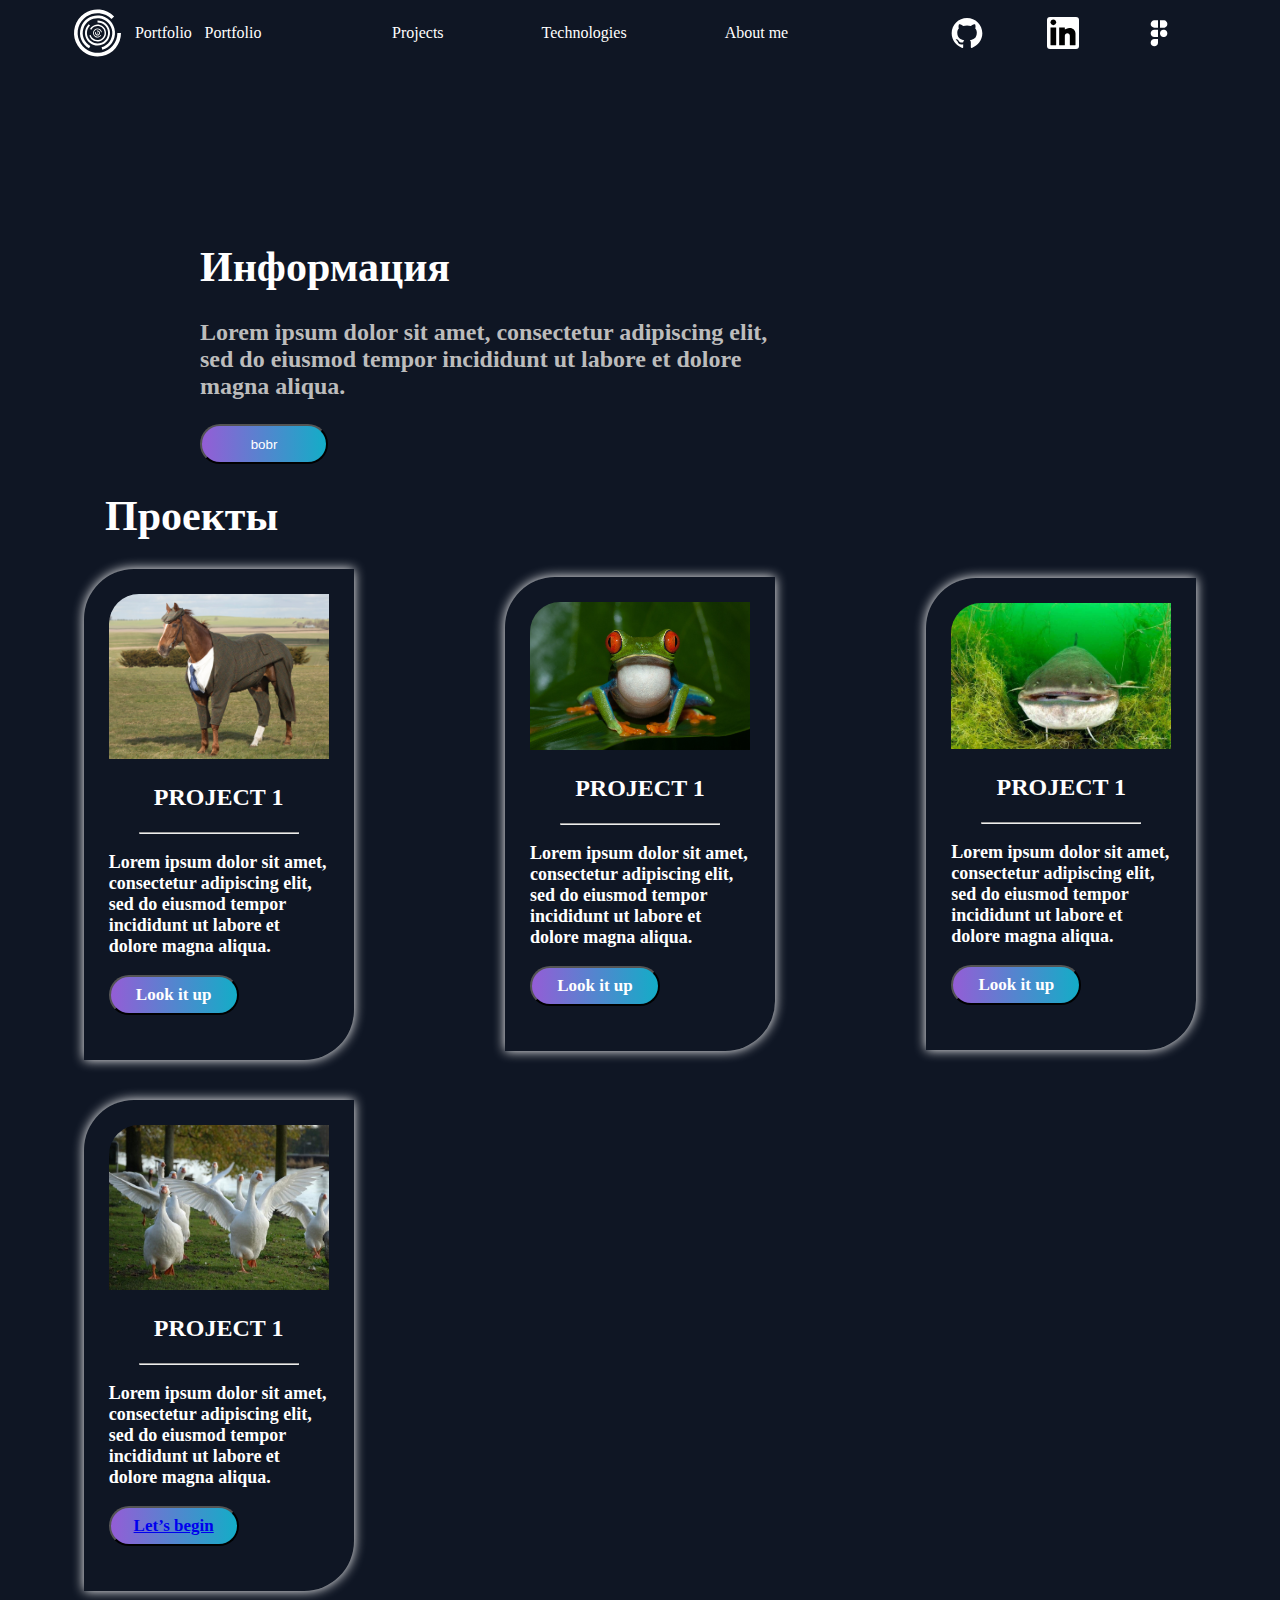
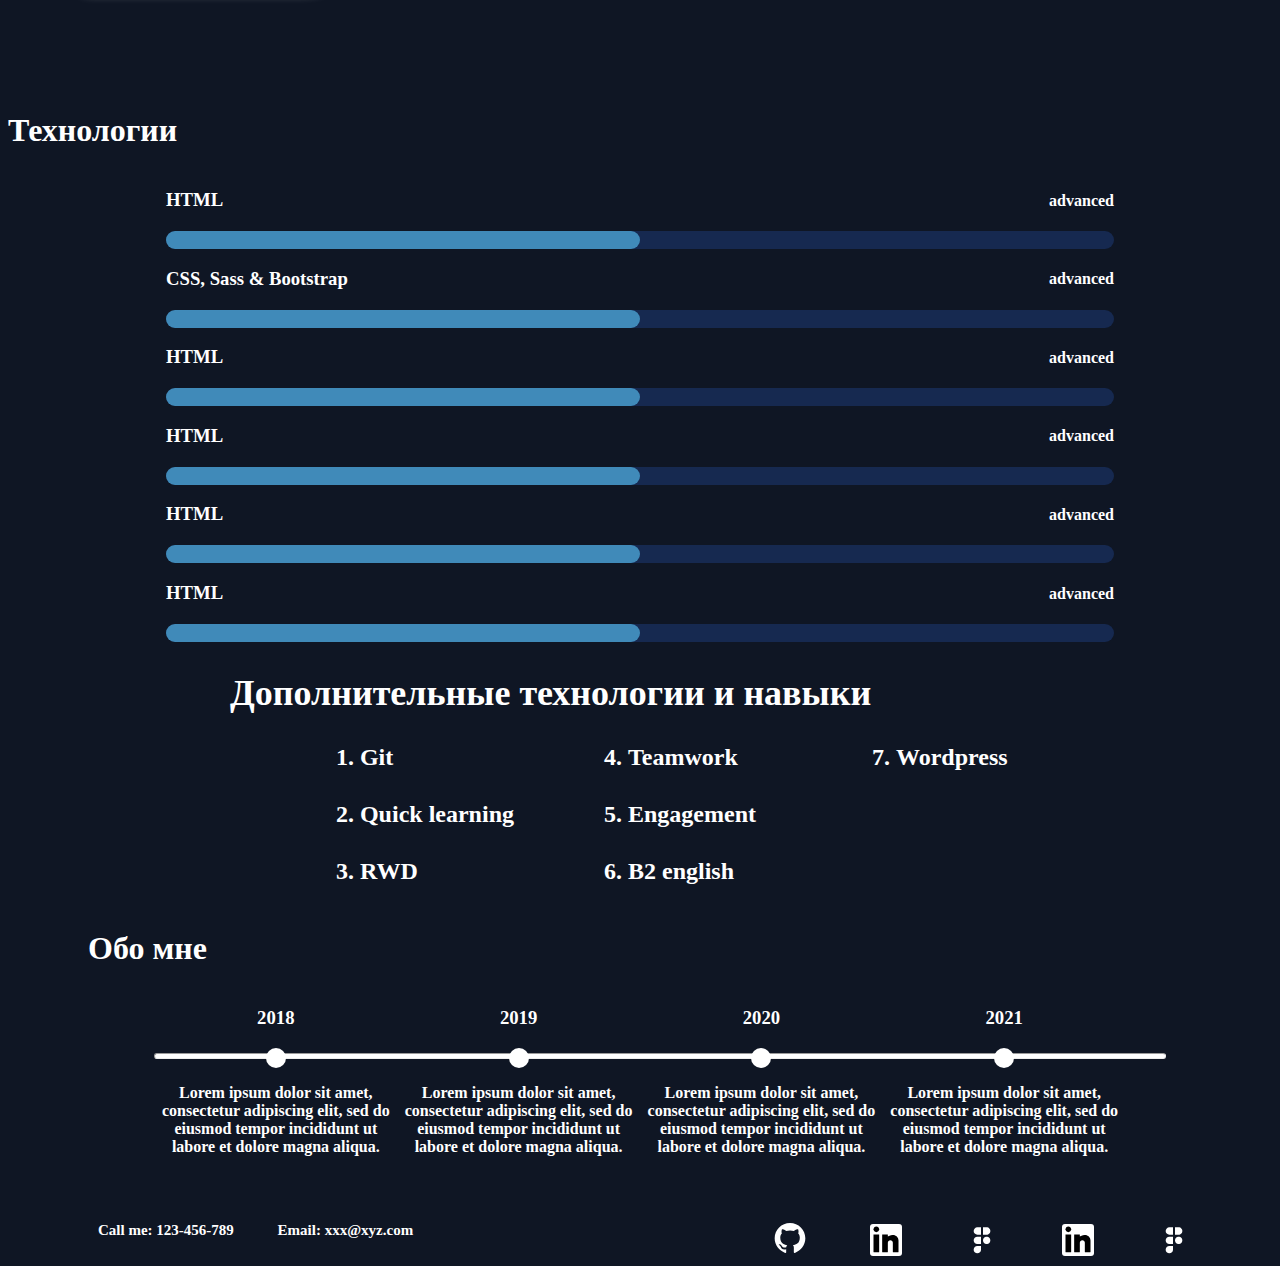
<file: index.html>
<!DOCTYPE html>
<html lang="en">
  <head>
    <meta charset="UTF-8" />
    <meta name="viewport" content="width=device-width, initial-scale=1.0" />
    <title>Document</title>
    <link rel="stylesheet" href="./css/style.css" />
  </head>
  <body>
    <header>
      <div class="лого">
        <img src="./изображения/лого.svg" alt="" />

        <p class="logo-text">Portfolio</p>
        <p class="logo-text">Portfolio</p>
      </div>
      <div class="ссылки">
        <a href="">Projects </a>
        <a href="">Technologies </a>
        <a href="">About me </a>
      </div>
      <div class="разрабы">
        <img src="./изображения/git.svg" alt="" />
        <img src="./изображения/in.svg" alt="" />
        <img src="./изображения/figma.svg" alt="" />
      </div>
    </header>
    <main>
      <section class="начало">
        <h1>Информация</h1>
        <p>
          Lorem ipsum dolor sit amet, consectetur adipiscing elit, sed do
          eiusmod tempor incididunt ut labore et dolore magna aliqua.
        </p>
        <button class="btn">bobr</button>
      </section>
      <section class="проекты">
        <h1>Проекты</h1>
        <div class="проекты-карточки">
          <article class="отдельная-карточка">
            <img src="./изображения/конь в пальто.jpg" alt="конь в пальто" />
            <h3>PROJECT 1</h3>
            <hr />
            <p>
              Lorem ipsum dolor sit amet, consectetur adipiscing elit, sed do
              eiusmod tempor incididunt ut labore et dolore magna aliqua.
            </p>
            <button>Look it up</button>
          </article>
          <article class="отдельная-карточка">
            <img src="./изображения/лягушка.jpg" alt="ляга" />
            <h3>PROJECT 1</h3>
            <hr />
            <p>
              Lorem ipsum dolor sit amet, consectetur adipiscing elit, sed do
              eiusmod tempor incididunt ut labore et dolore magna aliqua.
            </p>
            <button>Look it up</button>
          </article>
          <article class="отдельная-карточка">
            <img src="./изображения/сом.jpeg" alt="сом" />
            <h3>PROJECT 1</h3>
            <hr />
            <p>
              Lorem ipsum dolor sit amet, consectetur adipiscing elit, sed do
              eiusmod tempor incididunt ut labore et dolore magna aliqua.
            </p>
            <button>Look it up</button>
          </article>
          <article class="отдельная-карточка">
            <img src="./изображения/гусь.jpg" alt="гусь" />
            <h3>PROJECT 1</h3>
            <hr />
            <p>
              Lorem ipsum dolor sit amet, consectetur adipiscing elit, sed do
              eiusmod tempor incididunt ut labore et dolore magna aliqua.
            </p>
            <button>
              <a
                href="https://www.youtube.com/watch?v=dQw4w9WgXcQ&ab_channel=RickAstley"
                >Let’s begin</a
              >
            </button>
          </article>
        </div>
      </section>
      <section class="технологии">
        <h1>Технологии</h1>
        <div class="статы">
          <div class="статы-верх">
            <h3>HTML</h3>
            <h4>advanced</h4>
          </div>
          <div class="статы-низ">
            <div class="статы-уровень"></div>
          </div>
        </div>
        <div class="статы">
          <div class="статы-верх">
            <h3>CSS, Sass & Bootstrap</h3>
            <h4>advanced</h4>
          </div>
          <div class="статы-низ">
            <div class="статы-уровень"></div>
          </div>
        </div>
        <div class="статы">
          <div class="статы-верх">
            <h3>HTML</h3>
            <h4>advanced</h4>
          </div>
          <div class="статы-низ">
            <div class="статы-уровень"></div>
          </div>
        </div>
        <div class="статы">
          <div class="статы-верх">
            <h3>HTML</h3>
            <h4>advanced</h4>
          </div>
          <div class="статы-низ">
            <div class="статы-уровень"></div>
          </div>
        </div>
        <div class="статы">
          <div class="статы-верх">
            <h3>HTML</h3>
            <h4>advanced</h4>
          </div>
          <div class="статы-низ">
            <div class="статы-уровень"></div>
          </div>
        </div>
        <div class="статы">
          <div class="статы-верх">
            <h3>HTML</h3>
            <h4>advanced</h4>
          </div>
          <div class="статы-низ">
            <div class="статы-уровень"></div>
          </div>
        </div>
        <div class="доп-технологии">
          <h2>Дополнительные технологии и навыки</h2>
          <ul class="доп-лист">
            <li>Git</li>
            <li>Quick learning</li>
            <li>RWD</li>
            <li>Teamwork</li>
            <li>Engagement</li>
            <li>B2 english</li>
            <li>Wordpress</li>
          </ul>
        </div>
      </section>
      <section class="обо-мне">
        <h1>Обо мне</h1>
        <div class="история">
          <hr class="поток-истории" />
          <div class="история-инфо">
            <h3>2018</h3>
            <div class="круг"></div>
            <p>
              Lorem ipsum dolor sit amet, consectetur adipiscing elit, sed do
              eiusmod tempor incididunt ut labore et dolore magna aliqua.
            </p>
          </div>
          <div class="история-инфо">
            <h3>2019</h3>
            <div class="круг"></div>
            <p>
              Lorem ipsum dolor sit amet, consectetur adipiscing elit, sed do
              eiusmod tempor incididunt ut labore et dolore magna aliqua.
            </p>
          </div>
          <div class="история-инфо">
            <h3>2020</h3>
            <div class="круг"></div>
            <p>
              Lorem ipsum dolor sit amet, consectetur adipiscing elit, sed do
              eiusmod tempor incididunt ut labore et dolore magna aliqua.
            </p>
          </div>
          <div class="история-инфо">
            <h3>2021</h3>
            <div class="круг"></div>
            <p>
              Lorem ipsum dolor sit amet, consectetur adipiscing elit, sed do
              eiusmod tempor incididunt ut labore et dolore magna aliqua.
            </p>
          </div>
        </div>
      </section>
    </main>
    <footer>
      <div class="подвал">
        <a href="tel:+"> Call me: 123-456-789 </a>
        <a href="mailto:danpapx@gmail.com"> Email: xxx@xyz.com </a>
      </div>
      <div class="разрабы">
        <a href="https://som-cilind.github.io/portfolio/">
        <a href="https://som-cilind.github.io/portfolio/">
          <img src="./изображения/git.svg" alt=""
        /></a>
        <img src="./изображения/in.svg" alt="" />
        <img src="./изображения/figma.svg" alt="" />
        <img src="./изображения/in.svg" alt="" />
        <img src="./изображения/figma.svg" alt="" />
      </div>
    </footer>
  </body>
  <script defer src="index.js"></script>
  <script defer src="index.js"></script>
</html>
</file>
<file: burger.html>
<!DOCTYPE html>
<html lang="en">
  <head>
    <meta charset="UTF-8" />
    <meta name="viewport" content="width=device-width, initial-scale=1.0" />
    <title>Document</title>
    <link rel="stylesheet" href="./css/burger.css" />
  </head>
  <body>
    <!-- <input type="password" />
    <input type="number" value="" />
    <input type="hidden" />
    <input type="color" value="" />
    <input type="text" /> -->
    <input id="molb" type="checkbox" value="" />
    <label class="komar" for="molb"></label>
    <div class="arbuz"></div>

    <input type="checkbox" id="check" />
    <label class="burger" for="check">
      <span></span>
    </label>
    <div class="nenu"></div>
  </body>
</html>
</file>
<file: css/style.css>
*{
box-sizing: border-box;}
html{
    background-color:#0F1624;
    
}
.лого{
    flex-wrap: nowrap;
    display: flex;
}
.разрабы{
    flex-wrap: nowrap;
    display: flex;
align-items: center;
}
.ссылки{
    flex-wrap: nowrap;
    display: flex;
    gap: 98px;
    align-items: center;
}
header{
    flex-wrap: nowrap;
    display: flex;
    justify-content: space-around;
}
.ссылки a{
    color: white;
    text-decoration:dashed;
}

.лого p{
    color: white;
    margin-left:12.71px;
}
.разрабы img{
    width: 32px;
    margin: 0px 32px 0px 32px;
}
.начало{
padding-left: 192px;
padding-top: 157px;
}
.начало p{
max-width: 600px;
color: #BCBCBC;
font-family: Poppins;
font-size: 24px;
font-style: normal;
font-weight: 600;
line-height: normal;
}
.начало h1{
    color: #FFF;
font-family: Poppins;
font-size: 42px;
font-style: normal;
font-weight: 600;
line-height: normal;
}
.начало button{
    width: 128px;
height: 40px;
border-radius: 83px;
background: linear-gradient(270deg, #13ADC7 0%, #6978D1 66.67%, #945DD6 100%);
color: white;
}
.проекты {

}
.проекты-карточки {
display: grid;
grid-template-columns: 1fr 1fr 1fr  ;
row-gap: 40px;
justify-items: center;
align-items: center;
}
@media (max-width:1024px) {
 .проекты-карточки{
  grid-template-columns: 1fr 1fr;  
 }   
}
@media (max-width:425px) {
    .проекты-карточки{
     grid-template-columns:  1fr;  
    }      
   }
.проекты h1{
    color: #FFF;
    font-family: Poppins;
    font-size: 42px;
    font-style: normal;
    font-weight: 600;
    line-height: normal;
    padding-left: 97px;
}
.отдельная-карточка {
    width: 270px;
border-radius: 50px 0px;
background: #0F1624;
box-shadow: 0px 0px 12px 0px #FFF;
padding: 25px 25px 45px 25px;
}
.отдельная-карточка h3{
    color: #FFF;
    font-family: Poppins;
    font-size: 24px;
    font-style: normal;
    font-weight: 600;
    line-height: 88.5%; /* 31.86px */  
    display: flex;
    justify-content: center;
}
.отдельная-карточка p{
    color: #FFF;
font-family: Poppins;
font-size: 18px;
font-style: normal;
font-weight: 600;
line-height: normal;
}
.отдельная-карточка button{
    width: 130px;
height: 40px;
color: #FFF;
font-family: Poppins;
font-size: 17px;
font-style: normal;
font-weight: 600;
line-height: normal;
border-radius: 83px;
background: linear-gradient(270deg, #13ADC7 0%, #6978D1 66.67%, #945DD6 100%);
}
hr{
    width: 160px;
height: 2px;
border-radius: 83px;
background: linear-gradient(270deg, #13ADC7 0%, #6978D1 66.67%, #945DD6 100%);
}
.отдельная-карточка img{
    width: 100%;
    border-top-left-radius: 30px;
}
.технологии {
    display: flex;
    flex-direction: column;
    width: 100%;
    align-items: center;
}
.статы {
    width: 75%;
display: flex;
flex-direction: column;
}
.статы-верх {
    display: flex;
    justify-content: space-between;
    color: white;
}
.статы-низ {
    background: #162950;
    height: 18px;
    border-radius: 10px;
}
.статы-уровень {
    width: 50%;
    background-color: rgba(81, 176, 226, 0.721);
    height: 100%;
    border-radius: 10px;
}
.технологии h1{
    color: white;
    padding-top: 100px;
    align-self: flex-start;
}
.доп-технологии{
    color: #FFF;
font-family: Poppins;
font-size: 24px;
font-style: normal;
font-weight: 600;
line-height: normal;
}
.доп-лист{
    list-style:decimal;
    columns: 3;
}
.доп-лист li{
    margin-bottom: 30px;
    margin-left: 90px;
}
.обо-мне{

}
.обо-мне h1{
    color: #FFF;
font-family: Poppins;
font-size: 32px;
font-style: normal;
font-weight: 600;
line-height: normal;
margin-left: 80px;
}
.история{
position: relative;
justify-content: space-between;
display: flex;
padding-left: 20px;
padding-right: 20px;
box-sizing: border-box;
width: 80%;
margin: 0 auto;
}
.поток-истории{
    position: absolute;
    top: 57px;
    height: 6px;
    background: #FFF;
width: 100%;}
.история-инфо{
    color: #FFF;
text-align: center;
font-family: Poppins;
font-size: 16px;
font-style: normal;
font-weight: 600;
line-height: normal;
position: relative;
max-width: 250px;
display: flex;
justify-content: center;
flex-direction: column;
align-items: center;
}
.круг{
    width: 20px;
    height: 20px;
    background: #FFF;
    border-radius: 50%;
}
.подвал{
    color: #FFF;
    font-family: Poppins;
    font-size: 15px;
    font-style: normal;
    font-weight: 600;
    line-height: normal;

}
.подвал a{
    color: #FFF;
    text-decoration: none;
    margin-left: 40px;
}
footer{
        display: flex;
    justify-content: space-between; 
    width: 100%;
    margin-top: 50px;    
    padding-left: 50px;
    padding-right: 50px;
}
</file>
<file: css/burger.css>
* {
  box-sizing: border-box;
  margin: 0;
  padding: 0;
}
.komar {
  width: 67px;
  height: 66px;
  padding-left: 30px;
  display: block;
  background-color: lawngreen;
  position: fixed;
  top: 100px;
  right: 200px;
  z-index: 10;
}
body {
  display: flex;
  justify-content: center;
  align-items: center;
  flex-direction: column;
}
.arbuz {
  width: 1234567890px;
  height: 123456789px;
  padding-left: 66px;
  display: none;
  background-color: rgb(0, 213, 255);
}
#molb:checked ~ .arbuz {
  display: block;
}
#molb {
  display: none;
}

.burger {
  display: flex;
  width: 30px;
  height: 30px;
  align-items: center;
  position: relative;
  z-index: 100;
}
.burger span {
  display: block;
  width: 100px;
  height: 4px;
  background-color: rgb(116, 78, 69);
}
.burger span::before {
  display: block;
  content: "";
  width: 30px;
  height: 4px;
  background-color: blue;
  position: absolute;
  top: 5px;
}
.burger span::after {
  /* content: "komariki-na-vozdushnom-sharike"; */
  content: "";
  display: block;
  width: 30px;
  height: 4px;
  background-color: rgb(164, 252, 92);
  position: absolute;
  bottom: 5px;
}

#check:checked ~ .burger > span {
  /* height: 0; */
  width: 20px;
}
#check:checked ~ .burger > span::before {
  transform: rotate(45deg);
  top: 12.5px;
  right: -10px;
  background-color: rgba(255, 213, 0, 0.722);
}
#check:checked ~ .burger > span::after {
  transform: rotate(-45deg);
  bottom: 12.5px;
  left: -9px;
}
</file>
